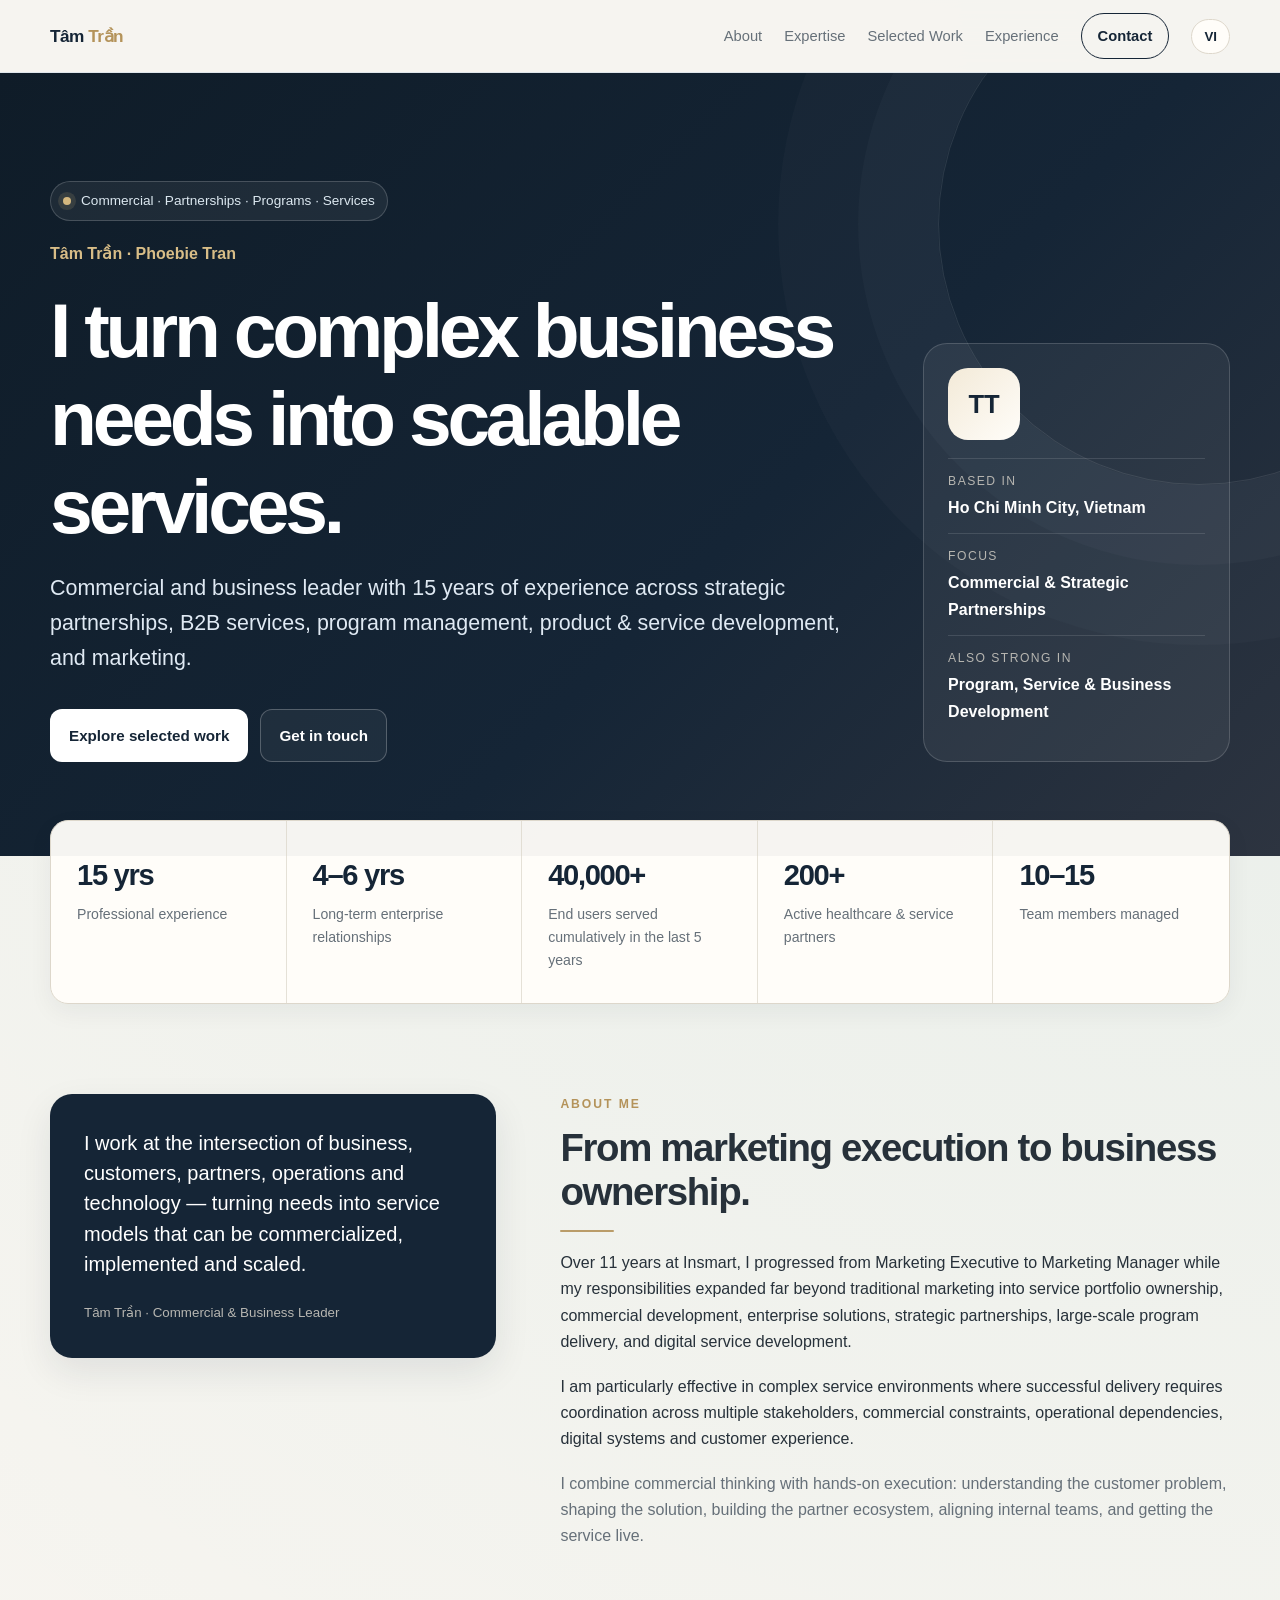
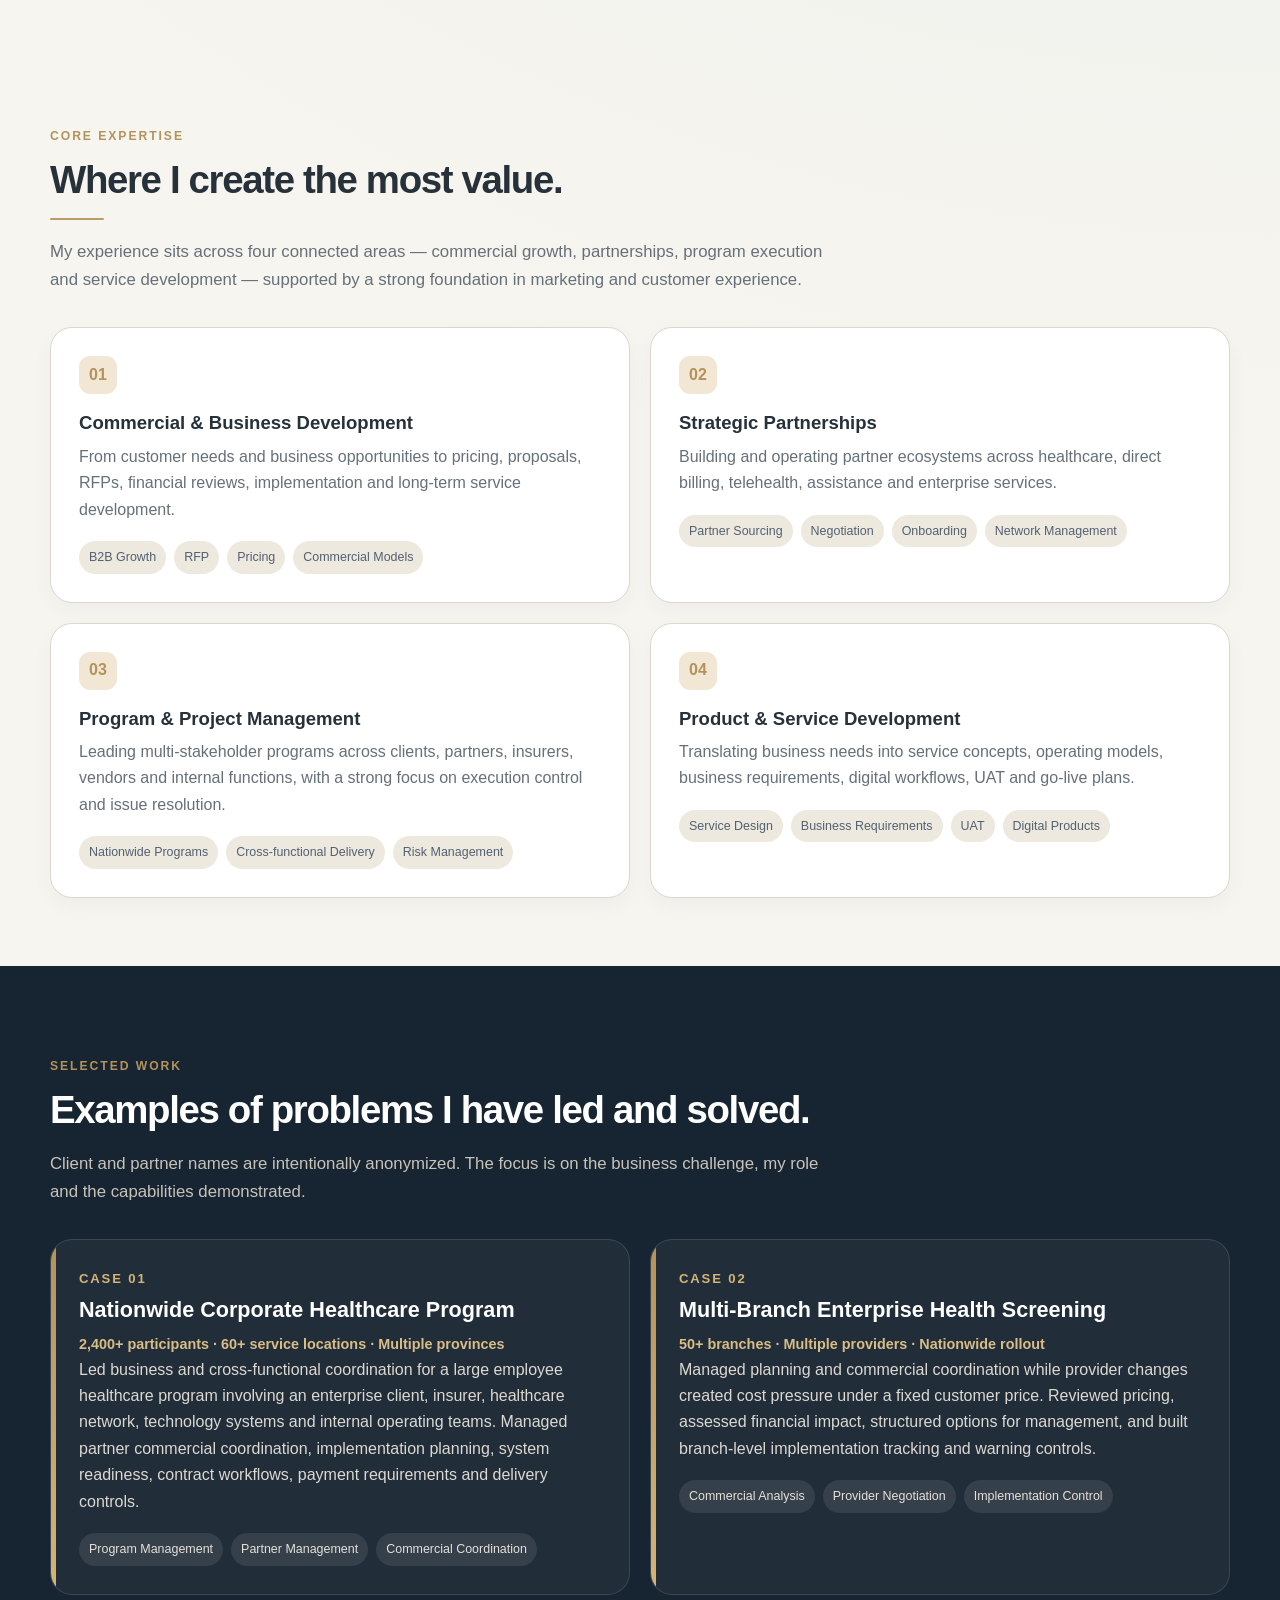
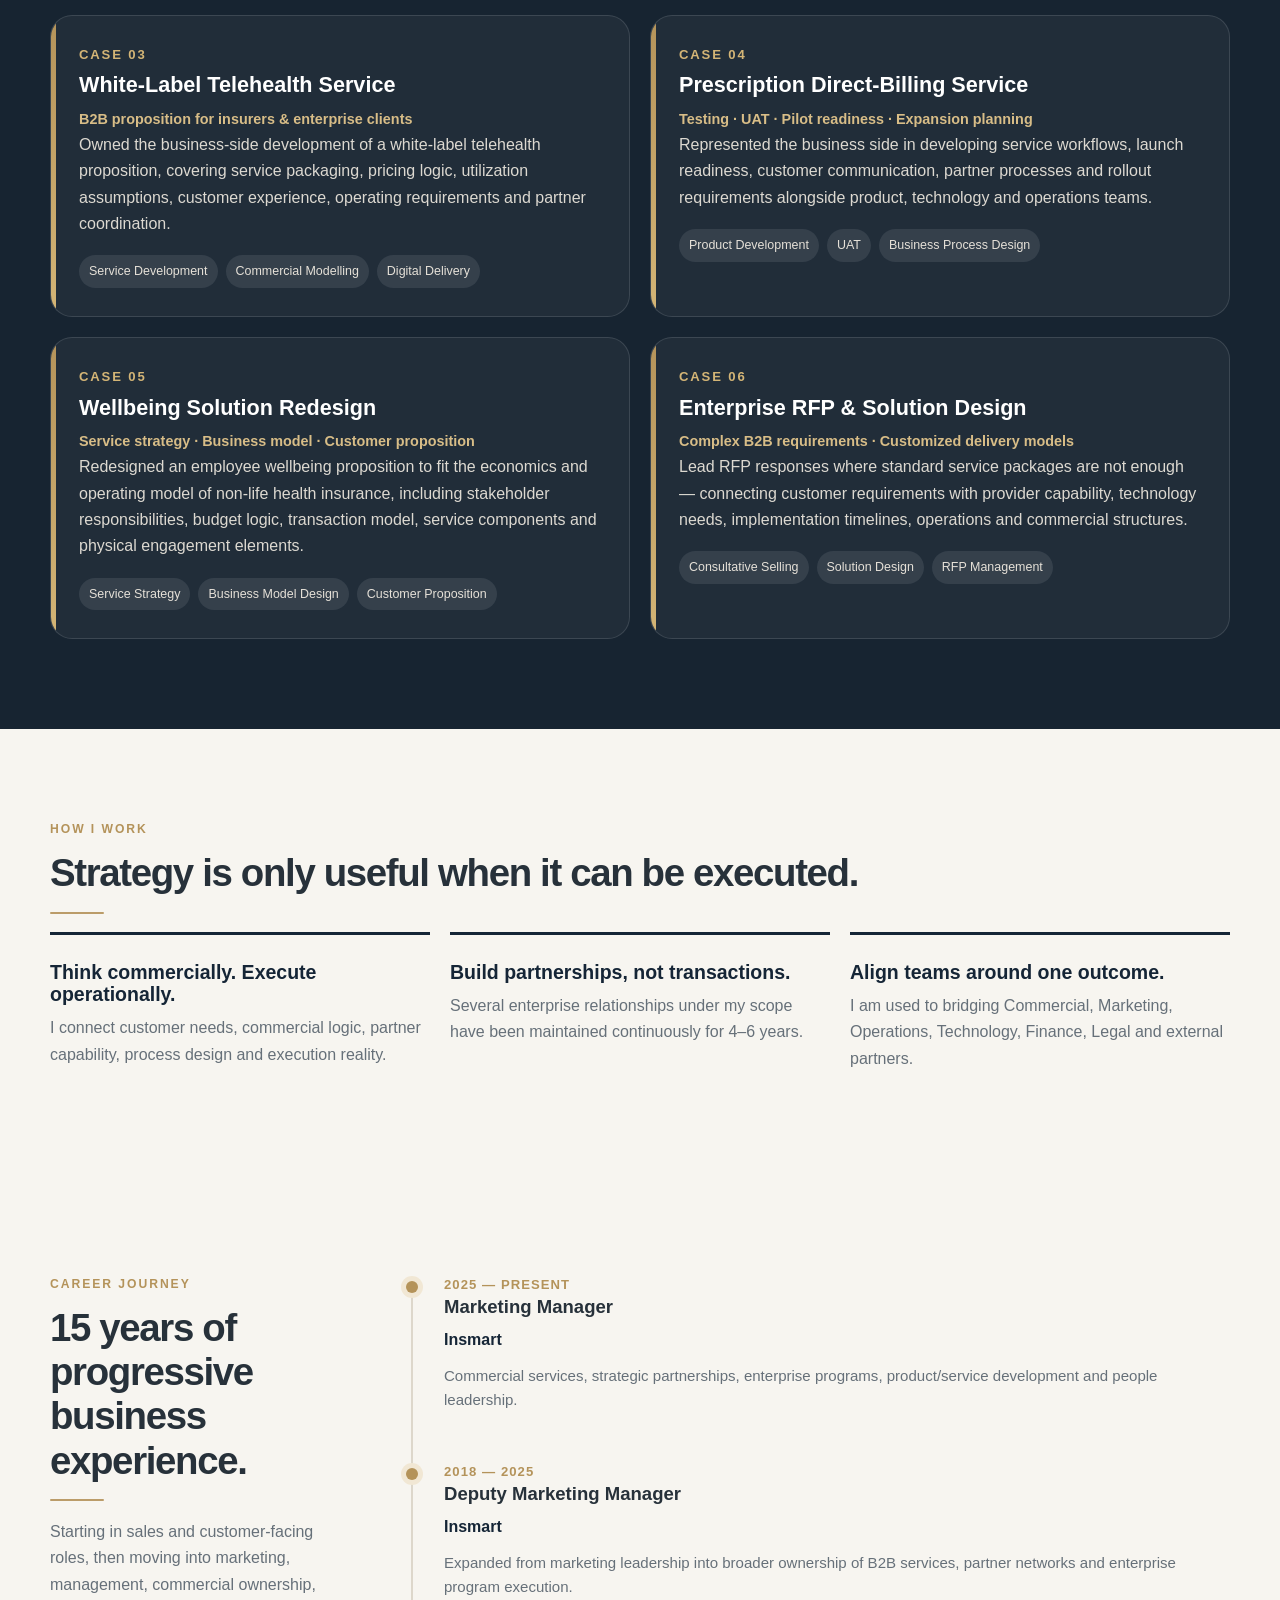
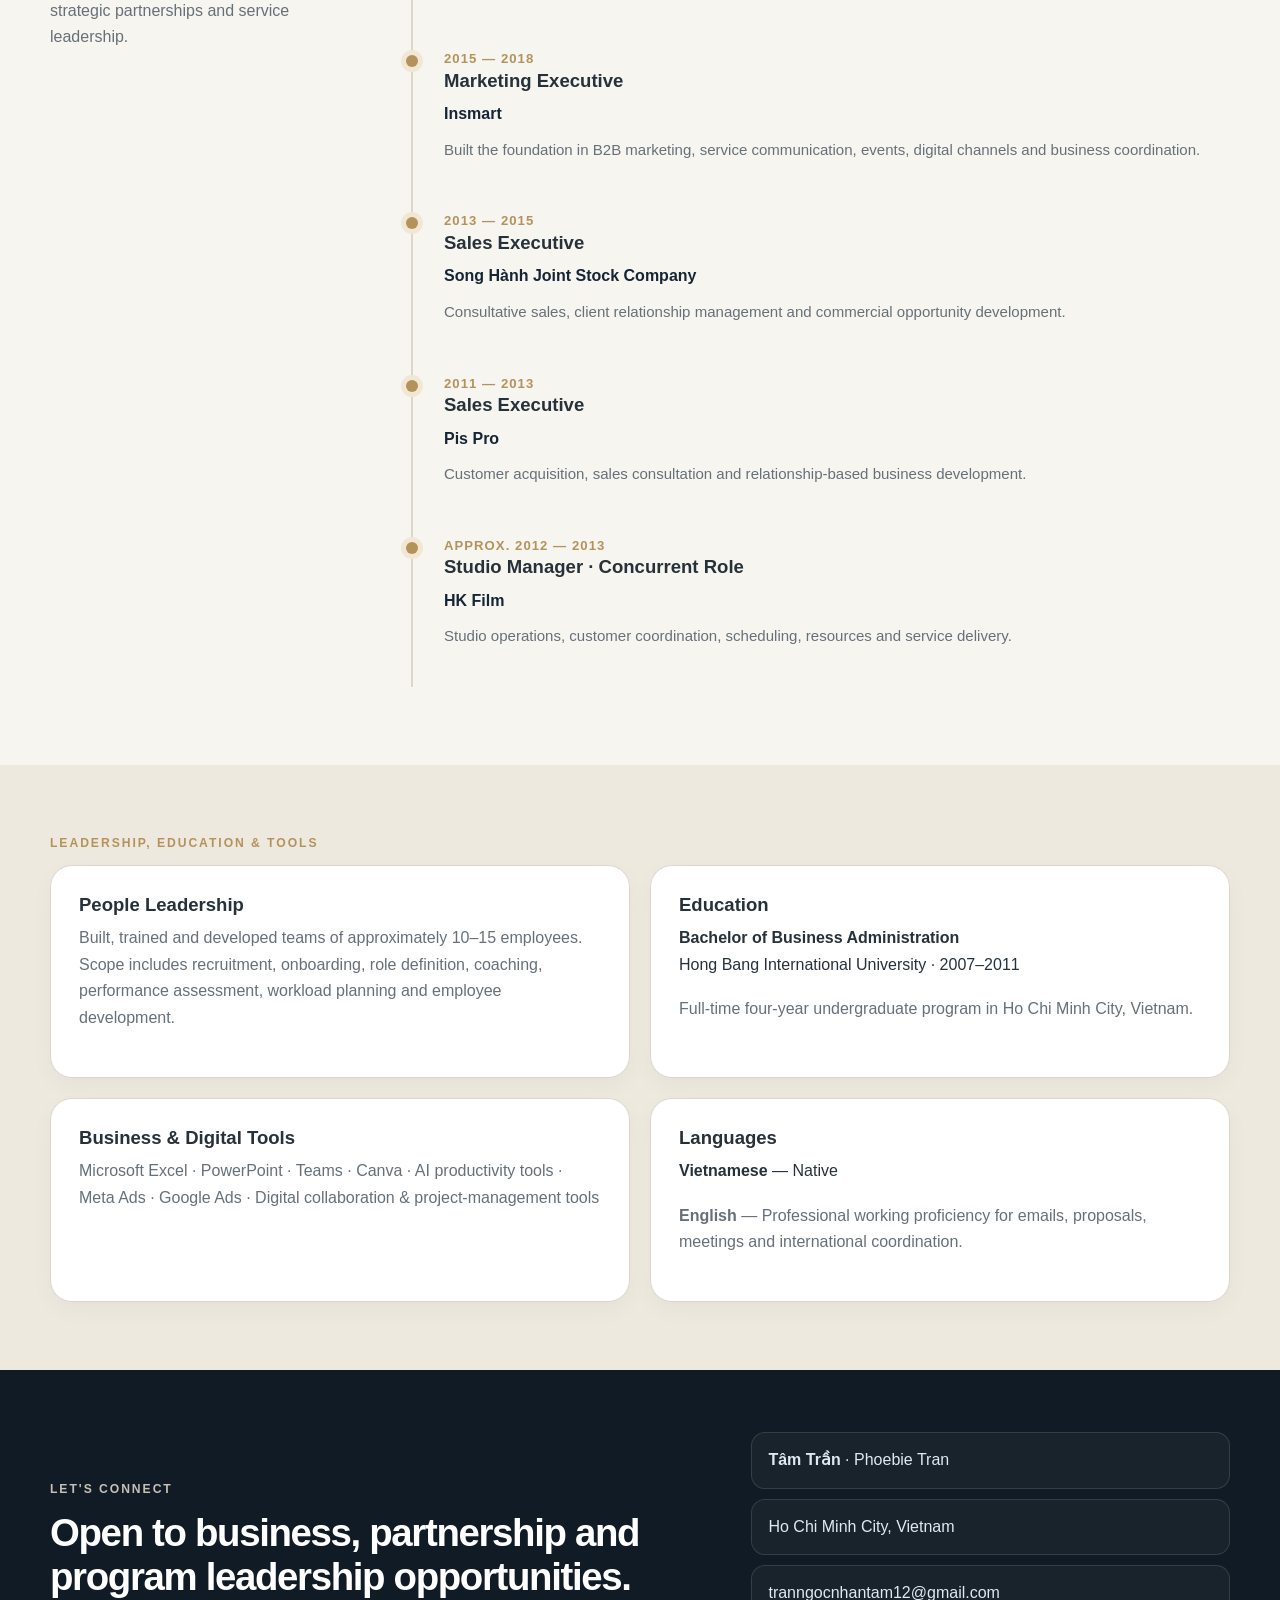
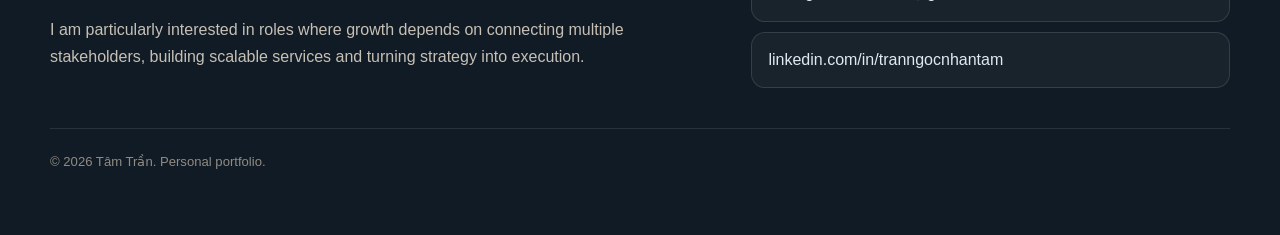
<file: index.html>
<!DOCTYPE html>
<html lang="en">
<head>
<meta charset="UTF-8">
<meta name="viewport" content="width=device-width, initial-scale=1.0">
<meta name="description" content="Portfolio of Tâm Trần (Phoebie Tran) — Commercial & Strategic Partnerships, Program & Service Development, B2B Business Growth.">
<meta name="theme-color" content="#152536">
<title>Tâm Trần | Commercial & Strategic Partnerships</title>
<meta property="og:title" content="Tâm Trần | Commercial & Strategic Partnerships">
<meta property="og:description" content="Commercial & Strategic Partnerships, Program & Service Development, B2B Business Growth.">
<meta property="og:type" content="website">
<meta name="robots" content="index, follow">
<link rel="stylesheet" href="assets/css/styles.css">

</head>
<body>
<header class="nav-wrap">
  <div class="container">
    <nav>
      <a class="brand" href="#top">Tâm <span>Trần</span></a>
      <div class="nav-links">
        <a href="#about" data-i18n="nav_about"></a>
        <a href="#expertise" data-i18n="nav_expertise"></a>
        <a href="#work" data-i18n="nav_work"></a>
        <a href="#experience" data-i18n="nav_experience"></a>
        <a class="nav-cta" href="#contact" data-i18n="nav_contact"></a>
        <button id="langToggle" class="lang-toggle" type="button">VI</button>
      </div>
    </nav>
  </div>
</header>

<main id="top">
<section class="hero">
  <div class="container hero-grid">
    <div>
      <div class="hero-kicker"><span class="dot"></span><span data-i18n="hero_kicker"></span></div>
      <p class="hero-name">Tâm Trần · Phoebie Tran</p>
      <h1 data-i18n="hero_title"></h1>
      <p class="lead" data-i18n="hero_lead"></p>
      <div class="hero-actions">
        <a class="btn primary" href="#work" data-i18n="hero_work"></a>
        <a class="btn secondary" href="#contact" data-i18n="hero_contact"></a>
      </div>
    </div>
    <aside class="mini-profile">
      <div class="monogram">TT</div>
      <div class="mini-row"><div class="mini-label" data-i18n="based"></div><div class="mini-value">Ho Chi Minh City, Vietnam</div></div>
      <div class="mini-row"><div class="mini-label" data-i18n="focus"></div><div class="mini-value" data-i18n="focus_value"></div></div>
      <div class="mini-row"><div class="mini-label" data-i18n="also"></div><div class="mini-value" data-i18n="also_value"></div></div>
    </aside>
  </div>
</section>

<div class="container metrics">
  <div class="metric-grid">
    <div class="metric"><strong>15 yrs</strong><span data-i18n="m1"></span></div>
    <div class="metric"><strong>4–6 yrs</strong><span data-i18n="m2"></span></div>
    <div class="metric"><strong>40,000+</strong><span data-i18n="m3"></span></div>
    <div class="metric"><strong>200+</strong><span data-i18n="m4"></span></div>
    <div class="metric"><strong>10–15</strong><span data-i18n="m5"></span></div>
  </div>
</div>

<section class="section" id="about">
  <div class="container about-grid">
    <aside class="quote-card">
      <p data-i18n="quote"></p>
      <small>Tâm Trần · <span data-i18n="quote_role"></span></small>
    </aside>
    <div>
      <p class="eyebrow" data-i18n="about_label"></p>
      <h2 data-i18n="about_title"></h2>
      <p data-i18n="about_p1"></p>
      <p data-i18n="about_p2"></p>
      <p class="muted" data-i18n="about_p3"></p>
    </div>
  </div>
</section>

<section class="section compact" id="expertise">
  <div class="container">
    <p class="eyebrow" data-i18n="expertise_label"></p>
    <h2 data-i18n="expertise_title"></h2>
    <p class="section-intro" data-i18n="expertise_intro"></p>
    <div class="grid2">
      <article class="card"><div class="num">01</div><h3 data-i18n="e1_title"></h3><p class="muted" data-i18n="e1"></p><div class="tags"><span class="tag">B2B Growth</span><span class="tag">RFP</span><span class="tag">Pricing</span><span class="tag">Commercial Models</span></div></article>
      <article class="card"><div class="num">02</div><h3 data-i18n="e2_title"></h3><p class="muted" data-i18n="e2"></p><div class="tags"><span class="tag">Partner Sourcing</span><span class="tag">Negotiation</span><span class="tag">Onboarding</span><span class="tag">Network Management</span></div></article>
      <article class="card"><div class="num">03</div><h3 data-i18n="e3_title"></h3><p class="muted" data-i18n="e3"></p><div class="tags"><span class="tag">Nationwide Programs</span><span class="tag">Cross-functional Delivery</span><span class="tag">Risk Management</span></div></article>
      <article class="card"><div class="num">04</div><h3 data-i18n="e4_title"></h3><p class="muted" data-i18n="e4"></p><div class="tags"><span class="tag">Service Design</span><span class="tag">Business Requirements</span><span class="tag">UAT</span><span class="tag">Digital Products</span></div></article>
    </div>
  </div>
</section>

<section class="section work" id="work">
  <div class="container">
    <p class="eyebrow" data-i18n="work_label"></p>
    <h2 data-i18n="work_title"></h2>
    <p class="section-intro" data-i18n="work_intro"></p>
    <div class="grid2">
      <article class="project"><div class="project-no">CASE 01</div><h3 data-i18n="p1_title"></h3><div class="scale" data-i18n="p1_scale"></div><p data-i18n="p1"></p><div class="tags"><span class="tag">Program Management</span><span class="tag">Partner Management</span><span class="tag">Commercial Coordination</span></div></article>
      <article class="project"><div class="project-no">CASE 02</div><h3 data-i18n="p2_title"></h3><div class="scale" data-i18n="p2_scale"></div><p data-i18n="p2"></p><div class="tags"><span class="tag">Commercial Analysis</span><span class="tag">Provider Negotiation</span><span class="tag">Implementation Control</span></div></article>
      <article class="project"><div class="project-no">CASE 03</div><h3 data-i18n="p3_title"></h3><div class="scale" data-i18n="p3_scale"></div><p data-i18n="p3"></p><div class="tags"><span class="tag">Service Development</span><span class="tag">Commercial Modelling</span><span class="tag">Digital Delivery</span></div></article>
      <article class="project"><div class="project-no">CASE 04</div><h3 data-i18n="p4_title"></h3><div class="scale" data-i18n="p4_scale"></div><p data-i18n="p4"></p><div class="tags"><span class="tag">Product Development</span><span class="tag">UAT</span><span class="tag">Business Process Design</span></div></article>
      <article class="project"><div class="project-no">CASE 05</div><h3 data-i18n="p5_title"></h3><div class="scale" data-i18n="p5_scale"></div><p data-i18n="p5"></p><div class="tags"><span class="tag">Service Strategy</span><span class="tag">Business Model Design</span><span class="tag">Customer Proposition</span></div></article>
      <article class="project"><div class="project-no">CASE 06</div><h3 data-i18n="p6_title"></h3><div class="scale" data-i18n="p6_scale"></div><p data-i18n="p6"></p><div class="tags"><span class="tag">Consultative Selling</span><span class="tag">Solution Design</span><span class="tag">RFP Management</span></div></article>
    </div>
  </div>
</section>

<section class="section">
  <div class="container">
    <p class="eyebrow" data-i18n="how_label"></p>
    <h2 data-i18n="how_title"></h2>
    <div class="grid3">
      <div class="principle"><h3 data-i18n="h1_title"></h3><p class="muted" data-i18n="h1"></p></div>
      <div class="principle"><h3 data-i18n="h2_title"></h3><p class="muted" data-i18n="h2"></p></div>
      <div class="principle"><h3 data-i18n="h3_title"></h3><p class="muted" data-i18n="h3"></p></div>
    </div>
  </div>
</section>

<section class="section compact" id="experience">
  <div class="container career">
    <div><p class="eyebrow" data-i18n="career_label"></p><h2 data-i18n="career_title"></h2><p class="muted" data-i18n="career_intro"></p></div>
    <div class="timeline">
      <div class="role"><div class="years">2025 — Present</div><h3 data-i18n="r1_title"></h3><div class="company">Insmart</div><p data-i18n="r1"></p></div>
      <div class="role"><div class="years">2018 — 2025</div><h3 data-i18n="r2_title"></h3><div class="company">Insmart</div><p data-i18n="r2"></p></div>
      <div class="role"><div class="years">2015 — 2018</div><h3 data-i18n="r3_title"></h3><div class="company">Insmart</div><p data-i18n="r3"></p></div>
      <div class="role"><div class="years">2013 — 2015</div><h3 data-i18n="sales"></h3><div class="company">Song Hành Joint Stock Company</div><p data-i18n="r4"></p></div>
      <div class="role"><div class="years">2011 — 2013</div><h3 data-i18n="sales"></h3><div class="company">Pis Pro</div><p data-i18n="r5"></p></div>
      <div class="role"><div class="years">Approx. 2012 — 2013</div><h3 data-i18n="studio"></h3><div class="company">HK Film</div><p data-i18n="r6"></p></div>
    </div>
  </div>
</section>

<section class="section compact" style="background:var(--surface2)">
  <div class="container">
    <p class="eyebrow" data-i18n="extra_label"></p>
    <div class="grid2">
      <article class="card"><h3 data-i18n="leadership_title"></h3><p class="muted" data-i18n="leadership"></p></article>
      <article class="card"><h3 data-i18n="edu_title"></h3><p><strong data-i18n="degree"></strong><br>Hong Bang International University · 2007–2011</p><p class="muted" data-i18n="edu"></p></article>
      <article class="card"><h3 data-i18n="tools_title"></h3><p class="muted">Microsoft Excel · PowerPoint · Teams · Canva · AI productivity tools · Meta Ads · Google Ads · Digital collaboration & project-management tools</p></article>
      <article class="card"><h3 data-i18n="lang_title"></h3><p><strong data-i18n="viet"></strong> — <span data-i18n="native"></span></p><p class="muted"><strong data-i18n="english"></strong> — <span data-i18n="english_level"></span></p></article>
    </div>
  </div>
</section>
</main>

<footer class="footer" id="contact">
  <div class="container footer-grid">
    <div>
      <p class="eyebrow" data-i18n="connect_label"></p>
      <h2 data-i18n="connect_title"></h2>
      <p data-i18n="connect_text"></p>
    </div>
    <div class="contact-list">
      <div class="contact-item"><strong>Tâm Trần</strong> · Phoebie Tran</div>
      <div class="contact-item">Ho Chi Minh City, Vietnam</div>
      <a class="contact-item" href="mailto:tranngocnhantam12@gmail.com">tranngocnhantam12@gmail.com</a>
      <a class="contact-item" href="http://www.linkedin.com/in/tranngocnhantam" target="_blank" rel="noopener">linkedin.com/in/tranngocnhantam</a>
    </div>
  </div>
  <div class="container copyright">© 2026 Tâm Trần. Personal portfolio.</div>
</footer>

<script src="assets/js/site.js" defer></script>

</body>
</html>
</file>
<file: assets/css/styles.css>
:root{
  --bg:#f7f5f0;--surface:#fffdf9;--surface2:#eee9df;--text:#27313a;--muted:#667079;
  --line:#ddd7cb;--navy:#152536;--teal:#b4935a;--tealsoft:#f1e7d4;
  --shadow:0 14px 36px rgba(21,37,54,.09);--radius:22px;--max:1180px;
}
*{box-sizing:border-box}
html{scroll-behavior:smooth}
body{margin:0;font-family:Inter,ui-sans-serif,-apple-system,BlinkMacSystemFont,"Segoe UI",Roboto,Arial,sans-serif;color:var(--text);background:radial-gradient(circle at top right,rgba(15,139,141,.08),transparent 32%),var(--bg);line-height:1.65}
a{color:inherit;text-decoration:none}
.container{width:min(var(--max),calc(100% - 40px));margin:auto}
.section{padding:90px 0}.compact{padding:68px 0}
h1,h2,h3{line-height:1.15;margin-top:0}
h1{font-size:clamp(2.7rem,6vw,5.2rem);letter-spacing:-.055em;margin-bottom:20px}
h2{font-size:clamp(2rem,3vw,3rem);letter-spacing:-.035em;margin-bottom:18px}
h3{font-size:1.16rem;margin-bottom:10px}
p{margin:0 0 18px}
.eyebrow{margin:0 0 12px;font-size:.76rem;font-weight:850;text-transform:uppercase;letter-spacing:.16em;color:var(--teal)}
.muted{color:var(--muted)}
.section-intro{max-width:780px;color:var(--muted);font-size:1.05rem;margin-bottom:34px}
.nav-wrap{position:sticky;top:0;z-index:50;background:rgba(247,245,240,.92);backdrop-filter:blur(16px);border-bottom:1px solid rgba(219,227,234,.8)}
nav{min-height:72px;display:flex;align-items:center;justify-content:space-between;gap:24px}
.brand{font-weight:900;letter-spacing:-.03em;color:var(--navy);font-size:1.08rem}.brand span{color:var(--teal)}
.nav-links{display:flex;align-items:center;gap:22px;font-size:.92rem;color:var(--muted)}
.nav-links a:hover{color:var(--navy)}
.nav-cta{padding:10px 16px;border:1px solid var(--navy);border-radius:999px;color:var(--navy)!important;font-weight:800}
.lang-toggle{border:1px solid var(--line);background:var(--surface);color:var(--navy);border-radius:999px;padding:9px 12px;font-weight:900;cursor:pointer;font-family:inherit}
.hero{position:relative;overflow:hidden;background:linear-gradient(135deg,#0f1c28 0%,#152536 58%,#2d3440 100%);color:#fff;padding:108px 0 94px}
.hero:after{content:"";position:absolute;width:520px;height:520px;border-radius:50%;border:1px solid rgba(255,255,255,.1);right:-180px;top:-110px;box-shadow:0 0 0 80px rgba(255,255,255,.025),0 0 0 160px rgba(255,255,255,.018)}
.hero-grid{display:grid;grid-template-columns:1.45fr .55fr;gap:64px;align-items:end;position:relative;z-index:2}
.hero-kicker{display:inline-flex;gap:10px;align-items:center;margin-bottom:20px;padding:8px 12px;border:1px solid rgba(255,255,255,.18);border-radius:999px;background:rgba(255,255,255,.06);font-size:.85rem;color:#dce8f0}
.dot{width:8px;height:8px;border-radius:50%;background:#d5b87f;box-shadow:0 0 0 5px rgba(213,184,127,.14)}
.hero-name{color:#d8bd87;font-weight:800}.lead{font-size:clamp(1.08rem,1.8vw,1.34rem);color:#dfe9f3;max-width:800px}
.hero-actions{display:flex;gap:12px;flex-wrap:wrap;margin-top:32px}
.btn{display:inline-flex;align-items:center;justify-content:center;padding:13px 18px;border-radius:12px;font-weight:850;font-size:.95rem;border:1px solid transparent}
.btn.primary{background:#fff;color:var(--navy)}.btn.secondary{border-color:rgba(255,255,255,.24);color:#fff;background:rgba(255,255,255,.05)}
.mini-profile{border:1px solid rgba(255,255,255,.16);background:rgba(255,255,255,.06);border-radius:24px;padding:24px}
.monogram{width:72px;height:72px;border-radius:20px;display:grid;place-items:center;font-weight:900;font-size:1.6rem;color:var(--navy);background:linear-gradient(135deg,#f3ead8,#fffdf9);margin-bottom:18px}
.mini-row{padding:12px 0;border-top:1px solid rgba(255,255,255,.12)}.mini-row:first-of-type{border-top:0}
.mini-label{font-size:.76rem;text-transform:uppercase;letter-spacing:.12em;color:#b7b6b1}.mini-value{font-weight:780;margin-top:4px}
.metrics{margin-top:-36px;position:relative;z-index:5}
.metric-grid{display:grid;grid-template-columns:repeat(5,1fr);background:rgba(255,253,249,.96);border:1px solid var(--line);border-radius:18px;box-shadow:0 8px 24px rgba(21,37,54,.055);overflow:hidden}
.metric{padding:30px 26px;border-right:1px solid rgba(221,215,203,.75)}.metric:last-child{border-right:0}
.metric strong{display:block;font-size:1.82rem;color:var(--navy);letter-spacing:-.045em;font-weight:850}.metric span{display:block;color:var(--muted);font-size:.88rem;margin-top:4px}
.about-grid{display:grid;grid-template-columns:.8fr 1.2fr;gap:64px;align-items:start}
.quote-card{background:var(--navy);color:#fff;border-radius:var(--radius);padding:34px;position:sticky;top:110px;box-shadow:var(--shadow)}
.quote-card p{font-size:1.25rem;line-height:1.52;margin:0}.quote-card small{display:block;margin-top:22px;color:#b7b6b1}
.grid2{display:grid;grid-template-columns:repeat(2,1fr);gap:20px}.grid3{display:grid;grid-template-columns:repeat(3,1fr);gap:20px}
.card{background:#fff;border:1px solid var(--line);border-radius:var(--radius);padding:28px;box-shadow:0 8px 22px rgba(21,37,54,.035)}
.num{display:inline-grid;place-items:center;width:38px;height:38px;border-radius:11px;background:var(--tealsoft);color:var(--teal);font-weight:900;margin-bottom:18px}
.tags{display:flex;flex-wrap:wrap;gap:8px;margin-top:16px}.tag{font-size:.78rem;padding:6px 10px;background:var(--surface2);border-radius:999px;color:#526171}
.work{background:#172431;color:#fff}.work .section-intro{color:#c8c3b9}
.project{border:1px solid rgba(255,255,255,.12);background:rgba(255,255,255,.045);border-radius:var(--radius);padding:28px;position:relative;overflow:hidden}
.project:before{content:"";position:absolute;left:0;top:0;width:5px;height:100%;background:linear-gradient(var(--teal),#d4b576)}
.project-no{color:#d4b576;font-weight:900;font-size:.82rem;letter-spacing:.14em}.project h3{font-size:1.35rem;margin-top:8px}.scale{color:#d8bd87;font-weight:780;font-size:.9rem}.project p{color:#ddd9d1}.project .tag{background:rgba(255,255,255,.09);color:#e6e1d8}
.principle{padding:26px 0;border-top:3px solid var(--navy)}.principle h3{color:var(--navy);font-size:1.22rem}
.career{display:grid;grid-template-columns:300px 1fr;gap:56px}
.timeline{position:relative;padding-left:26px}.timeline:before{content:"";position:absolute;left:5px;top:7px;bottom:10px;width:2px;background:var(--line)}
.role{position:relative;padding:0 0 30px 12px}.role:before{content:"";position:absolute;left:-26px;top:7px;width:12px;height:12px;border-radius:50%;background:var(--teal);box-shadow:0 0 0 5px var(--tealsoft)}
.years{font-size:.82rem;color:var(--teal);font-weight:900;text-transform:uppercase;letter-spacing:.08em}.company{font-weight:750;color:var(--navy)}.role p{color:var(--muted);font-size:.94rem;margin-top:10px}
.footer{padding:62px 0;background:#111b25;color:#fff}.footer-grid{display:grid;grid-template-columns:1.15fr .85fr;gap:54px;align-items:end}.footer p{color:#c7c0b5}
.contact-list{display:grid;gap:10px}.contact-item{border:1px solid rgba(255,255,255,.12);border-radius:14px;padding:14px 16px;color:#dfe9f0;background:rgba(255,255,255,.035);word-break:break-word}.contact-item:hover{border-color:#d8bd87}
.copyright{margin-top:40px;padding-top:22px;border-top:1px solid rgba(255,255,255,.1);font-size:.82rem;color:#918c83}
@media(max-width:900px){.nav-links a:not(.nav-cta){display:none}.hero-grid,.about-grid,.career,.footer-grid{grid-template-columns:1fr}.metric-grid{grid-template-columns:repeat(2,1fr)}.metric{border-bottom:1px solid var(--line)}.metric:nth-child(2n){border-right:0}.metric:last-child{grid-column:1/-1}.grid2,.grid3{grid-template-columns:1fr}.quote-card{position:static}}
@media(max-width:560px){.container{width:min(100% - 28px,var(--max))}.section{padding:68px 0}.hero{padding:78px 0 70px}.metric-grid{grid-template-columns:1fr}.metric{border-right:0}.metric:last-child{grid-column:auto}.hero-actions{display:grid}.btn{width:100%}h1{font-size:3rem}}

.section:not(.work) h2::after{
  content:"";display:block;width:54px;height:2px;background:var(--teal);
  margin-top:16px;border-radius:999px;opacity:.9
}
.hero h1::after,.footer h2::after,.work h2::after{display:none}
</file>
